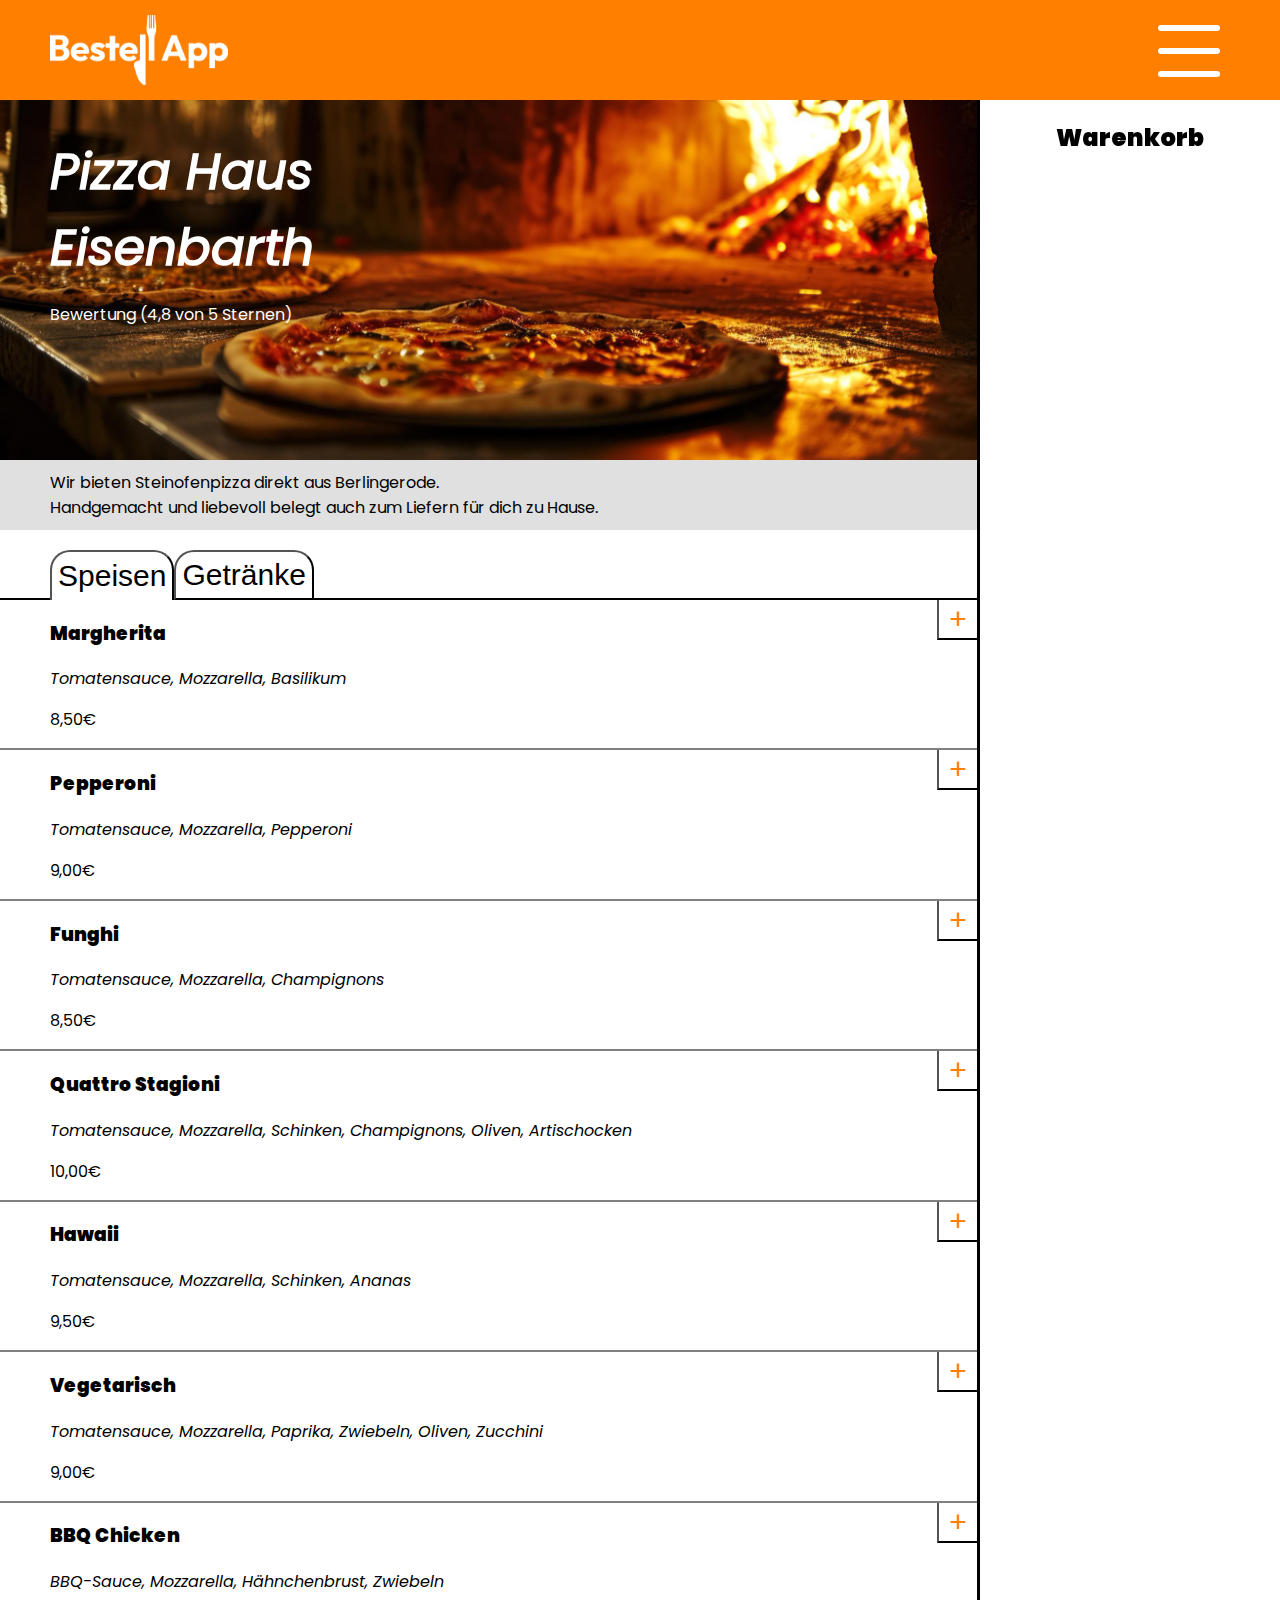
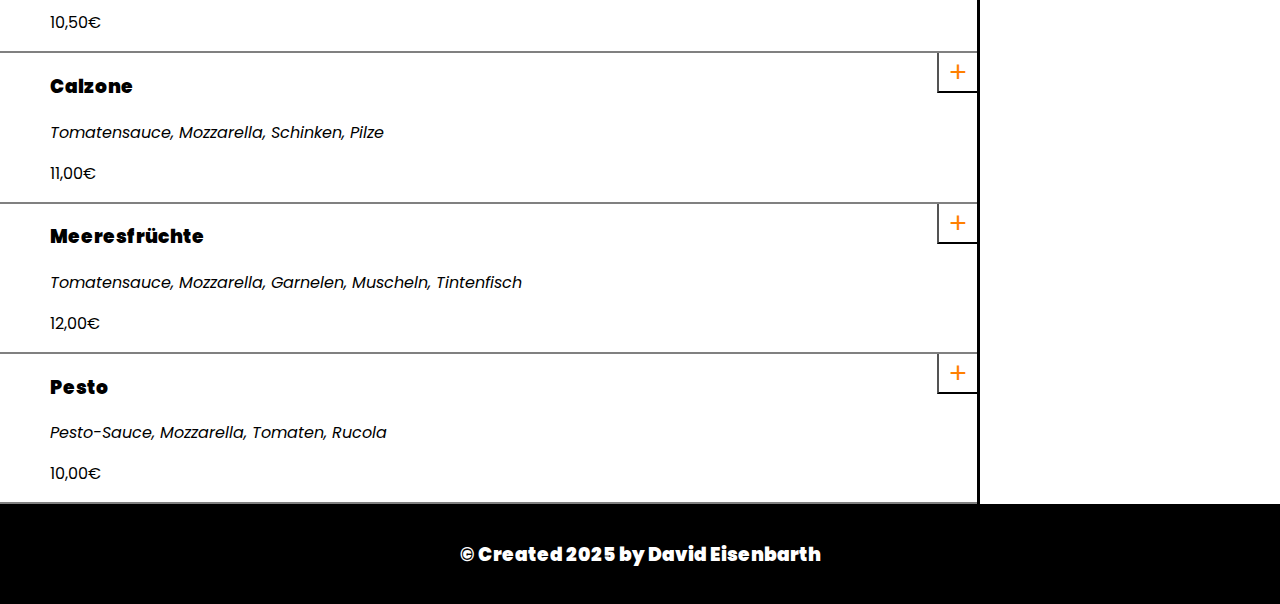
<file: index.html>
<!DOCTYPE html>
<html lang="de">

<head>
    <meta charset="UTF-8">
    <meta name="viewport" content="width=device-width, initial-scale=1.0">
    <title>Bestellapp</title>

    <link rel="icon" type="" href="./assers/icon/favicon-32x32.png">

    <script src="./script/db.js"></script>
    <script src="./script/template.js"></script>
    <script src="./script.js"></script>

    <link href="./styles/fonts.css" rel="stylesheet">
    <link rel="stylesheet" href="./styles.css">
    <link rel="stylesheet" href="./styles/standard.css">
    <link rel="stylesheet" href="./styles/assets.css">
    <link rel="stylesheet" href="./styles/basket.css">
    <link rel="stylesheet" href="./styles/content.css">
    <link rel="stylesheet" href="./styles/burger-menu.css">

</head>

<body onload="render()">
    <header>
        <img src="./assers/images/Logo.png">
        <div class="burger-menu">
            <input type="checkbox" id="burger-click" onclick="burgerClick()">
            <label for="burger-click">
                <div class="burger-container">
                    <div class="line line-one"></div>
                    <div class="line line-two"></div>
                    <div class="line line-three"></div>
                </div>
            </label>
            <div id="login-container"></div>
    </header>
    <main>
        <section class="content">
            <div>
                <div class="company-image">
                    <img src="./assers/images/backgroundImage.jpg">
                </div>
                <div class="title-company">
                    <h1>Pizza Haus<br>Eisenbarth</h1>
                    <p>Bewertung (4,8 von 5 Sternen)</p>
                </div>
                <div class="company-discription">
                    <p>Wir bieten Steinofenpizza direkt aus Berlingerode.<br>Handgemacht und liebevoll belegt auch zum
                        Liefern
                        für dich zu Hause.</p>
                </div>
            </div>

            <div class="selection-menu">
                <div class="placeholder-befor-button-container">
                    <div class="placeholder-befor-button"></div>
                </div>
                <button class="button-border-foods-none" id="button-foods" onclick="clickFoods()">Speisen</button>
                <button class="button-border-drinks-none" id="button-drinks" onclick="clickDrinks()">Getränke</button>
                <div class="placeholder-after-button-container">
                    <div class="placeholder-after-button"></div>
                </div>
            </div>

            <div class="foods-none food-container" id="food-elements"></div>
            <div class="drinks-none drink-container" id="drink-elements"></div>
        </section>
        <section class="basket-wrapper">
            <div class="basket">
                <h2>Warenkorb</h2>
                <div id="delivery-element" class="delivery-container"></div>
                <div id="basket-render" class="basket-element-none basket-element"></div>
            </div>
        </section>
    </main>
    <footer>
        <h3>© Created 2025 by David Eisenbarth</h3>
    </footer>

</body>

</html>
</file>
<file: styles/fonts.css>
/* poppins-regular - latin */
@font-face {
  font-display: swap;
  /* Check https://developer.mozilla.org/en-US/docs/Web/CSS/@font-face/font-display for other options. */
  font-family: 'Poppins';
  font-style: normal;
  font-weight: 400;
  src: url('../assers/fonts/poppins-v22-latin-regular.woff2') format('woff2');
  /* Chrome 36+, Opera 23+, Firefox 39+, Safari 12+, iOS 10+ */
}

/* poppins-italic - latin */
@font-face {
  font-display: swap;
  /* Check https://developer.mozilla.org/en-US/docs/Web/CSS/@font-face/font-display for other options. */
  font-family: 'Poppins';
  font-style: italic;
  font-weight: 400;
  src: url('../assers/fonts/poppins-v22-latin-italic.woff2') format('woff2');
  /* Chrome 36+, Opera 23+, Firefox 39+, Safari 12+, iOS 10+ */
}

/* poppins-500 - latin */
@font-face {
  font-display: swap;
  /* Check https://developer.mozilla.org/en-US/docs/Web/CSS/@font-face/font-display for other options. */
  font-family: 'Poppins';
  font-style: normal;
  font-weight: 500;
  src: url('../assers/fonts/poppins-v22-latin-500.woff2') format('woff2');
  /* Chrome 36+, Opera 23+, Firefox 39+, Safari 12+, iOS 10+ */
}

/* poppins-900 - latin */
@font-face {
  font-display: swap;
  /* Check https://developer.mozilla.org/en-US/docs/Web/CSS/@font-face/font-display for other options. */
  font-family: 'Poppins';
  font-style: normal;
  font-weight: 900;
  src: url('../assers/fonts/poppins-v22-latin-900.woff2') format('woff2');
  /* Chrome 36+, Opera 23+, Firefox 39+, Safari 12+, iOS 10+ */
}
</file>
<file: styles.css>
header img {
    height: 70px;
    padding-left: 50px;
}

.company-image {
    display: flex;
}

.title-company {
    position: absolute;
    top: 100px;
    left: 50px;
    color: white;
}

.content {
    width: calc(100% - 300px);
}

.content img {
    width: 100%;
    height: 40vh;
    object-fit: cover;
    object-position: bottom;    
}

.basket-wrapper {
    width: 300px;
    flex-grow: 1;
}
.company-discription {
    padding-left: 50px;
    background-color: rgb(196, 194, 194, 0.5);
    padding-top: 10px;
    padding-bottom: 10px;
}

.company-discription p {
    margin: 0;
}
</file>
<file: styles/standard.css>
/*Symbole zum Kommentieren*/
body {
    margin: 0;
    min-height: 100vh;
    display: flex;
    flex-direction: column;
    scroll-behavior: smooth;
    font-family: "Poppins", cursive;
}

header {
    background-color: rgb(255, 128, 0);
    height: 100px;
    display: flex;
    align-items: center;
}

main {
    display: flex;
    min-height: calc(100vh - 200px);
}

footer {
    background-color: black;
    height: 100px;
    text-align: center;
    display: flex;
    justify-content: center;
    align-items: center;
    color: white;
}
</file>
<file: styles/assets.css>
h1 {
    color: white;
    font-size: 50px;
    font-weight: 700;
    font-style: italic;
    margin-bottom: 0;
}
</file>
<file: styles/basket.css>
.basket-wrapper {
    border: 2px;
    border-color: grey;
    border-left: solid;
}

.basket {
    width: 300px;
    height: 400px;
    position: sticky;
    top: 20px;
}

.basket h2 {

    text-align: center;

}

.basket-element {
    padding-left: 20px;
    padding-right: 20px;
    text-align: center;
}

.basket-element img {
    height: 100px;
}

.basket-element-none {
    display: none;
}

.delivery-container {
    display: flex;
    justify-content: center;
}
</file>
<file: styles/content.css>
.food-section {
    display: flex;
    justify-content: space-between;
    padding-left: 50px;
}


.food-section button:hover {
    background-color: rgb(255, 230, 204);
}


.food-section button {
    width: 40px;
    height: 40px;
    font-size: 30px;
    color: #ff8000;
    background-color: rgba(255, 255, 255, 0);
    border-color: black;
    border-right: none;
    border-top: none;
    cursor: pointer;
}

.foods-none {
    display: none;
}

.food-container h2 {
    padding-left: 50px;
    color: #ff8000;
}

.placeholder-befor-button-container {
    display: flex;
    align-items: end;
}

.placeholder-after-button-container {
    display: flex;
    align-items: end;
    width: 100%;
}

.placeholder-befor-button {
    height: 2px;
    width: 50px;
    background-color: black;
}

.placeholder-after-button {
    height: 2px;
    width: 100%;
    background-color: black;
}

.placeholder {
    height: 2px;
    width: 100%;
    background-color: grey;
}

.selection-menu {
    height: 50px;
    display: flex;
    padding-top: 20px;
}

.selection-menu button {
    font-size: 30px;
    height: 50px;
    width: 140px;
    background-color: rgba(255, 255, 255, 0);
    border-radius: 20px 20px 0 0;
    border-color: black;
    cursor: pointer;
}

.selection-menu button:hover {
    background-color: rgb(255, 230, 204);
}


.drink-section {
    display: flex;
    justify-content: space-between;
    padding-left: 50px;
}

.drink-section button:hover {
    background-color: rgb(255, 230, 204);
}

.drink-section button {
    width: 40px;
    height: 40px;
    font-size: 30px;
    color: #ff8000;
    background-color: rgba(255, 255, 255, 0);
    border-color: black;
    border-right: none;
    border-top: none;
    cursor: pointer;
}

.drinks-none {
    display: none;
}

.drink-container h2 {
    padding-left: 50px;
    color: #ff8000;
}

.button-border-foods-none {
    border-bottom: none;
}

.button-border-drinks-none {
    border-bottom: none;
}

.button-border-supplements-none {
    border-bottom: none;
}

.supplements-section {
    display: flex;
    justify-content: space-between;
    padding-left: 50px;
}

.supplements-section button:hover {
    background-color: rgb(255, 230, 204);
}

.supplements-section button {
    width: 40px;
    height: 40px;
    font-size: 30px;
    color: #ff8000;
    background-color: rgba(255, 255, 255, 0);
    border-color: black;
    border-right: none;
    border-top: none;
}

.supplements-none {
    display: none;
}

.supplements-container h2 {
    padding-left: 50px;
    color: #ff8000;
}
</file>
<file: styles/burger-menu.css>
.burger-menu {
    position: absolute;
    right: 50px;

}

.burger-container {
    width: 62px;
    height: 70px;
    padding-left: 10px;
    padding-right: 10px;
    position: relative;
    border-radius: 20px;

    :hover {
        background-color: white;
    }


}

.line {
    width: 62px;
    height: 6px;
    background-color: white;
    border-radius: 4px;
    position: absolute;
}

.line-one {
    top: 10px;
}

.line-two {
    top: 33px;
}

.line-three {
    top: 56px;
}

.burger-menu input[type=text],
select,
textarea {
    width: 100%;
    padding: 12px;
    border: 1px solid #ccc;
    border-radius: 4px;
    box-sizing: border-box;
    margin-top: 6px;
    margin-bottom: 16px;
    resize: vertical
}

.burger-menu input[type=submit] {
    background-color: #04AA6D;
    color: white;
    padding: 12px 20px;
    border: none;
    border-radius: 4px;
    cursor: pointer;
}


.burger-menu input[type=submit]:hover {
    background-color: #45a049;
}

#burger-click {
    display: none;
}

#burger-click:checked~label .line-two {
    opacity: 0;
}

#burger-click:checked~label .line-one {
    transform: rotate(-45deg);
    top: 30px;
    transition: transform 0.8s;
}

#burger-click:checked~label .line-three {
    transform: rotate(45deg);
    top: 30px;
    transition: transform 0.8s;
}

.login-box {
    position: absolute;
    top: 150px;
    left: 33.3vh;
    width: 500px;
    height: 400px;
    background-color: rgb(247, 247, 242);
    border-style: solid;
    border-radius: 20px;
    display: flex;
    flex-direction: column;
    align-items: center;
    justify-content: center;

}

.user-container {
    display: flex;
    align-items: center;
    flex-direction: column;
    gap: 20px;
}
.user-container input {
    width: 300px;
    height: 50px;
    border: 0;
    text-align: center;
}
</file>
